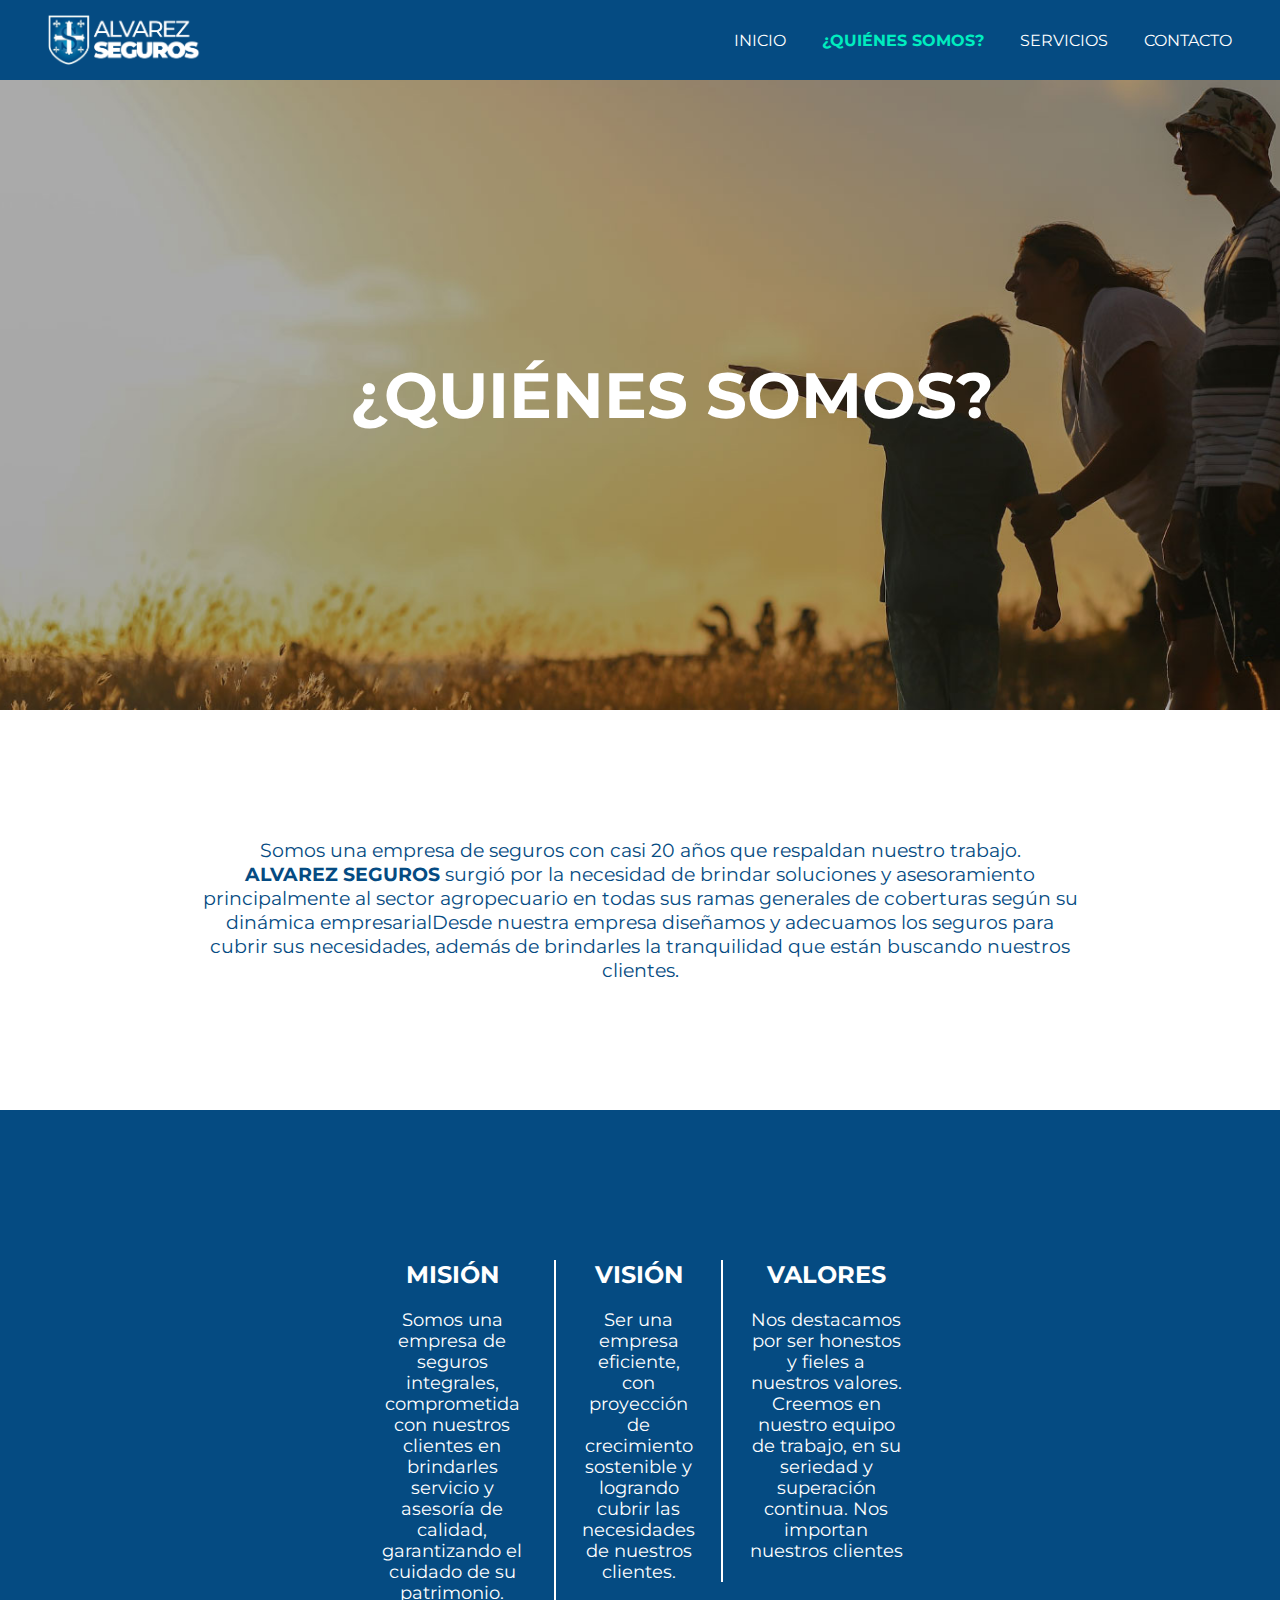
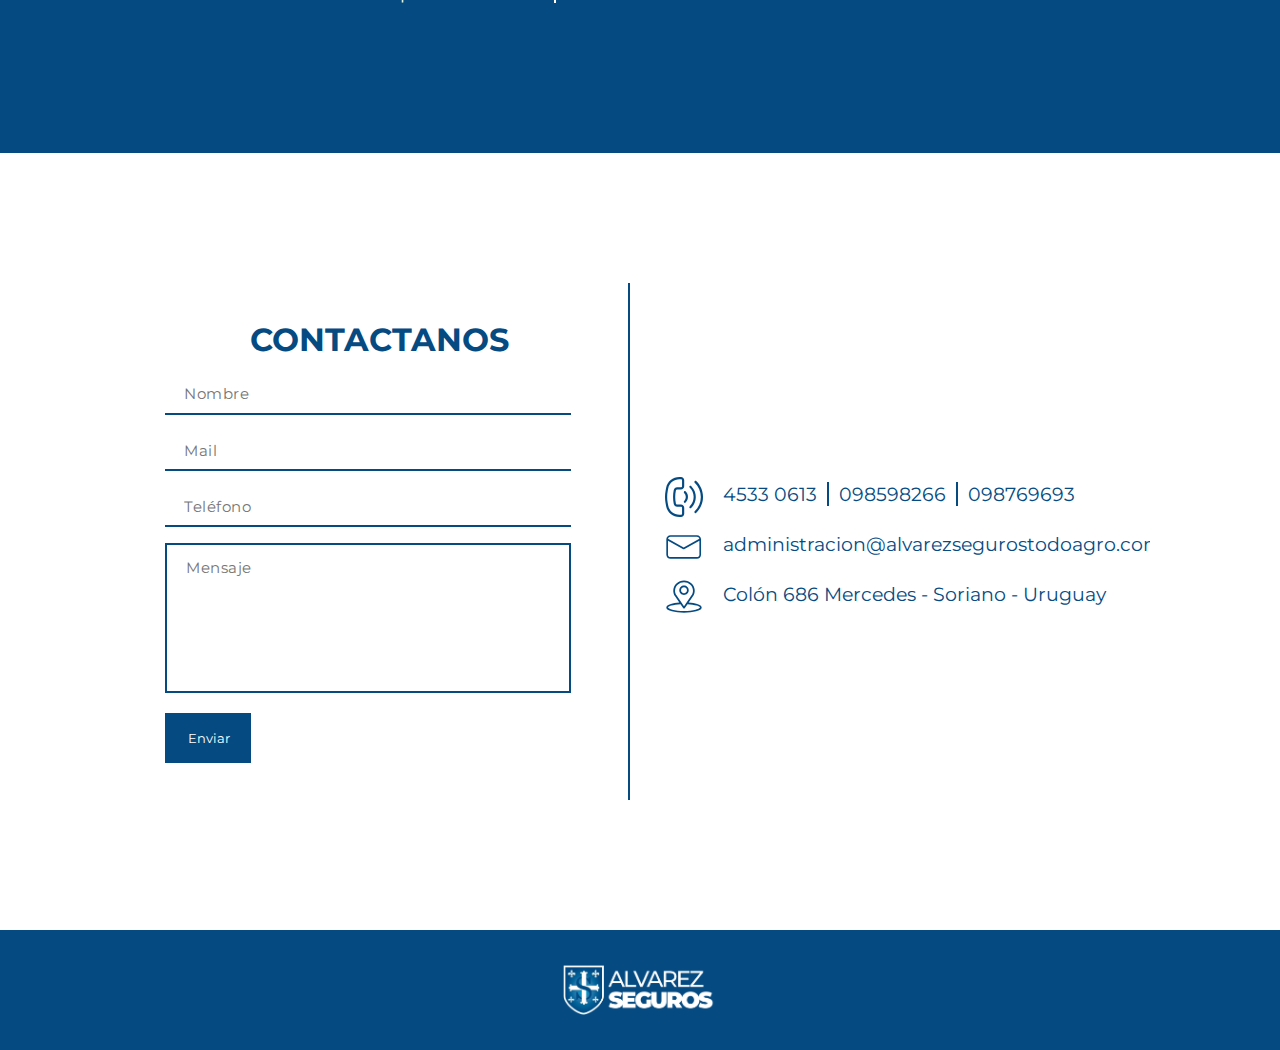
<file: QuienesSomos.html>
<!DOCTYPE html>
<html lang="en">
<head>
    <meta charset="UTF-8">
    <meta http-equiv="X-UA-Compatible" content="IE=edge">
    <meta name="viewport" content="width=device-width, initial-scale=1.0">
    <link rel="preconnect" href="https://fonts.googleapis.com">
    <link rel="preconnect" href="https://fonts.gstatic.com" crossorigin>
    <link href="/styles.css" rel="stylesheet" type="text/css">
    <link href="https://fonts.googleapis.com/css2?family=Montserrat:wght@100;200;300;400;500;600;700;800;900&display=swap" rel="stylesheet"> 
    
    
    <title>¿QUIÉNES SOMOS?</title>
</head>

<body>
    <!-- Navbar -->

    <nav class="navbar">
        
        <img src="/src/Logo-text.png"  alt="Logo" class="navbar__logo">
       

       <div class="navbar__toggle" id="mobile-menu">
           <span class="bar"></span>
           <span class="bar"></span>
           <span class="bar"></span>
       </div>

       <div class="navbar__menu">
        <a href="/index.html" class="navbar__link">INICIO</a>
        <a href="/QuienesSomos.html" class="navbar__link"><span>¿QUIÉNES SOMOS?</span></a>
        <a href="/servicios.html" class="navbar__link">SERVICIOS</a>
        <a href="https://www.alvarezsegurostodoagro.com.uy#contact_anchor" class="navbar__link">CONTACTO</a>
        </div>

     </nav>

  
   <!-- HEADER -->

   <section class="header_section">
    <div class="header__img">
        <img src="/src/AboutUs.jpg" alt="about_us_image"> 
    </div>
    <div class="header__info">
        <div class="header__h1">    
            <h1>¿QUIÉNES SOMOS?</h1>
        </div>
    </div>
</section>
  
  
    <!-- About us -->
 
 <section class="aboutUs_Container">
   
    <div class="aboutUsText">
        <p>Somos una empresa de seguros con casi 20 años que respaldan nuestro trabajo. <span><br>ALVAREZ SEGUROS</span> surgió por la necesidad de brindar soluciones y asesoramiento principalmente al sector agropecuario en todas sus ramas generales de coberturas según su dinámica empresarialDesde nuestra empresa diseñamos y adecuamos los seguros para cubrir sus necesidades, además de brindarles la tranquilidad que están buscando nuestros clientes.</p>
    </div>
       
 </section>

    <!-- Mision, valor -->
 
    <section class="mision_Container">
   
        <div class="misionText">
            <h3 class="misionTitle">Misión</h3>
            <p>Somos una empresa de seguros integrales, comprometida con nuestros clientes en brindarles servicio y asesoría de calidad, garantizando el cuidado de su patrimonio.</p>
        </div>
        <div class="misionText">
            <h3 class="misionTitle">Visión</h3>
            <p>Ser una empresa eficiente, con proyección de crecimiento sostenible y logrando cubrir las necesidades de nuestros clientes. </p>
        </div>
        <div class="misionText">
            <h3 class="misionTitle">Valores</h3>
            <p>Nos destacamos por ser honestos y fieles a nuestros valores.
                Creemos en nuestro equipo de trabajo, en su seriedad y superación continua. Nos importan nuestros clientes</p>
        </div>
           
     </section>
     
 
   <!-- Contactanos-->
 
 
   <div class="container-footer">
        
    <div class="form">
                        

        <div class="contact-form">
        
            <form onsubmit="sendEmail(); reset(); return false; ">
                <h3 class="title__contact">CONTACTANOS</h3>
                
                <div class="input-container focus">
                    <input type="text" id="name" class="input" placeholder="Nombre" required>
                </div>   
                    
                <div class="input-container">
                    <input type="email" id="email" class="input" placeholder="Mail" required>
                </div>   
                
                <div class="input-container">
                    <input type="tel" id="phone" class="input" placeholder="Teléfono" required>
                </div>   
            
                <div class="input-container textarea">
                    <textarea id="message" class="input" placeholder="Mensaje" required></textarea>
                </div>   
                
                <input type="submit" value="Enviar" class="btn-enviar">
                    
            </form> 
                    
        </div>
              
        <div class="contact-info"> 

           <div class="phone_contact">
               <img src="src/Icons/PhIncon.svg" alt="Phone Icon">
               <a href="tel:+59845330613" target="_blank">4533 0613</a>
               <a href="tel:+59898598266" target="_blank"><span>098598266</span> </a>
               <a href="tel:+59898769693" target="_blank">098769693</a>
           </div>

           <div class="mail_contact">
               <img src="src/Icons/MailIncon.svg" alt="Mail Icon">
               <a href="mailto:administracion@alvarezsegurostodoagro.com.uy" target="_blank">administracion@alvarezsegurostodoagro.com.uy</a>
               
           </div>

           <div class="address_contact">
               <img src="src/Icons/LocationIcon.svg" alt="Location Icon">
               <a href="https://www.google.com/maps/dir/-34.9088374,-56.1700368/Alvarez+Seguros/@-34.077306,-58.2198159,8z/data=!3m1!4b1!4m9!4m8!1m1!4e1!1m5!1m1!1s0x95a53f506df96515:0xcc123a8f5c96174c!2m2!1d-58.0289232!2d-33.2565656" class="adress" target="_blank">Colón 686 Mercedes - Soriano - Uruguay</a>
           </div>
               
        </div>
            
    </div>
</div>

 
  <!-- FOOTER-->
  <footer class="footer">
      <div class="footerimage">       
     <img src="/src/Logo-text.png" alt="Logo" class="footer__logo">
     </div>
 </footer>
 
  
 <script src="https://smtpjs.com/v3/smtp.js"></script>
 <script>
     function sendEmail(){
        Email.send({
                    Host : "mail.alvarezsegurostodoagro.com.uy",
                    Username : "administracion@alvarezsegurostodoagro.com",
                    Password : "^PzwTS&nYK=M",
                    To : 'administracion@alvarezsegurostodoagro.com',
                    From : document.getElementById("email").value,
                    Subject : "Nuevo formulario web",
                    Body : "Nombre: " + document.getElementById("name").value 
                    + "<br> Email: " + document.getElementById("email").value
                    + "<br> Teléfono :" + document.getElementById("phone").value
                    + "<br> Mensaje: " + document.getElementById("message").value
                }).then(
                message => alert("¡Mensaje enviado!")
                );
     }
 </script>

<script src="/app.js"></script>
</body>
</html>
</file>
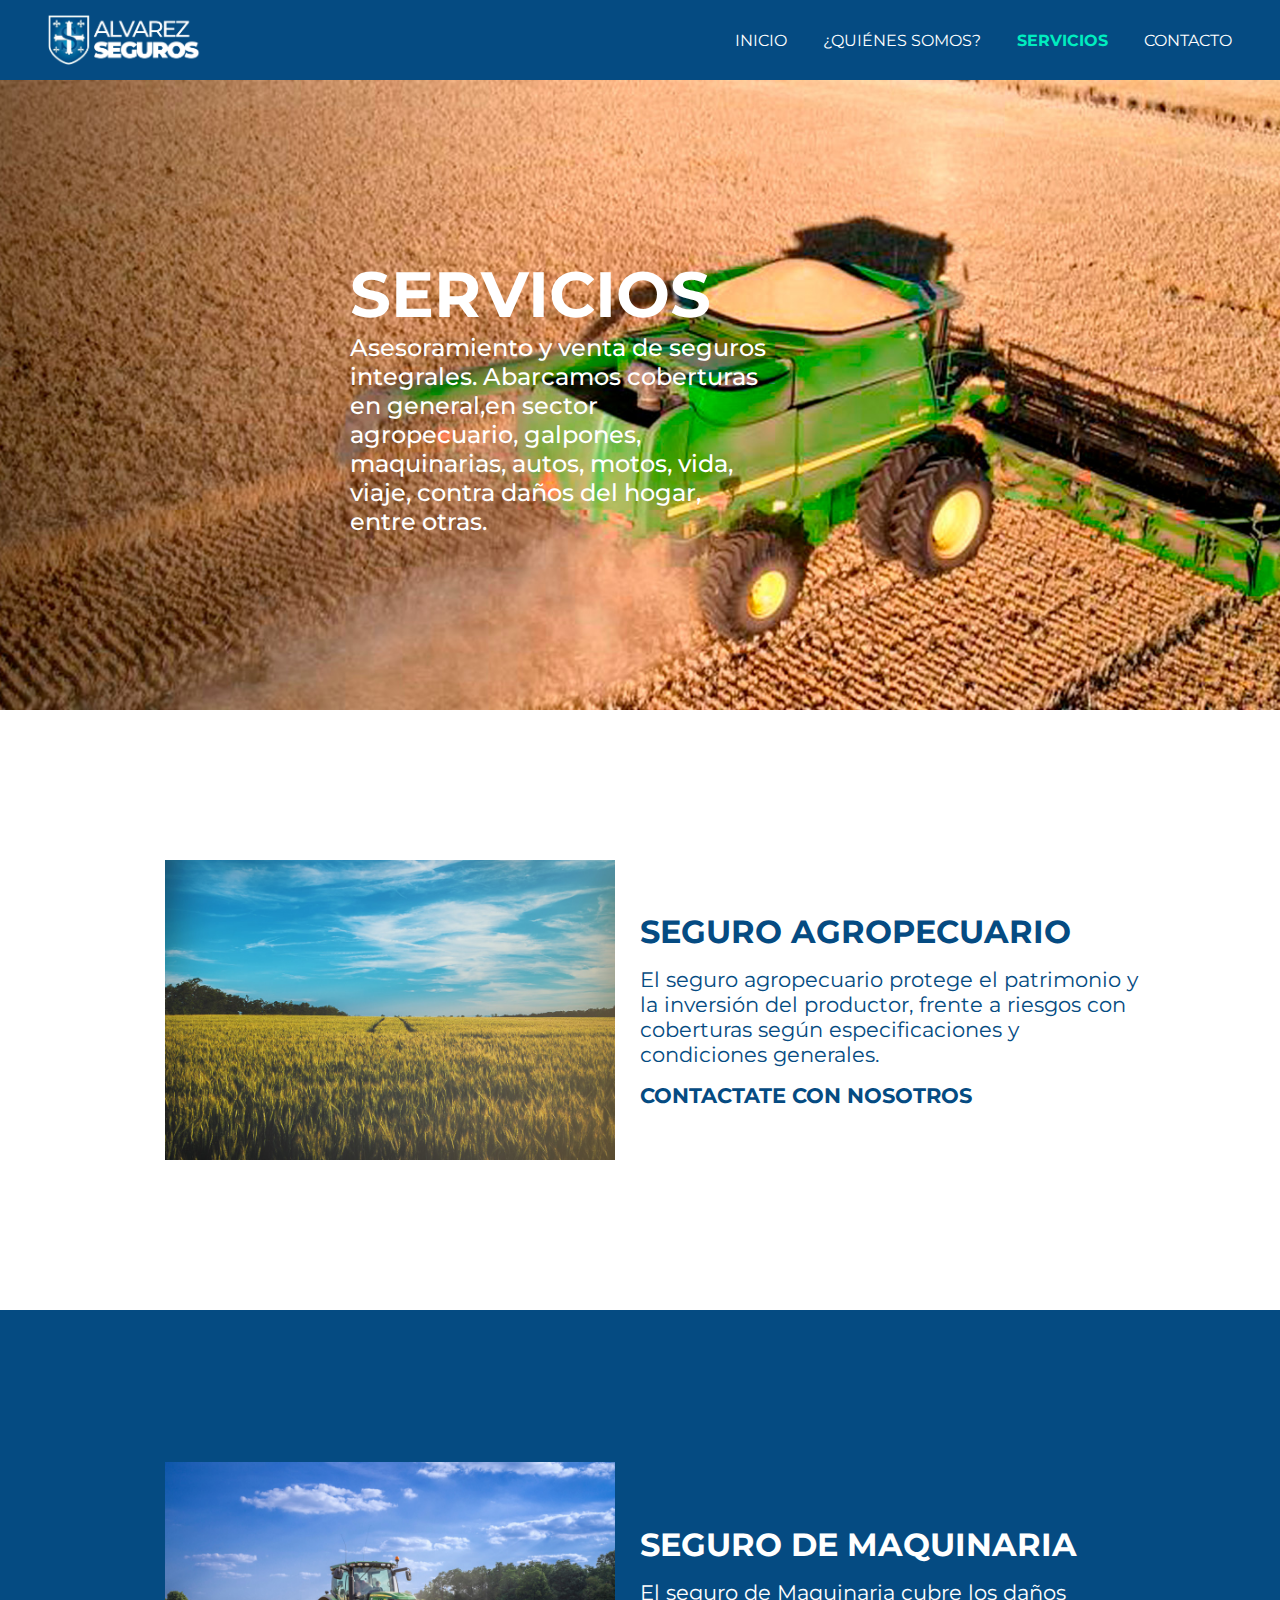
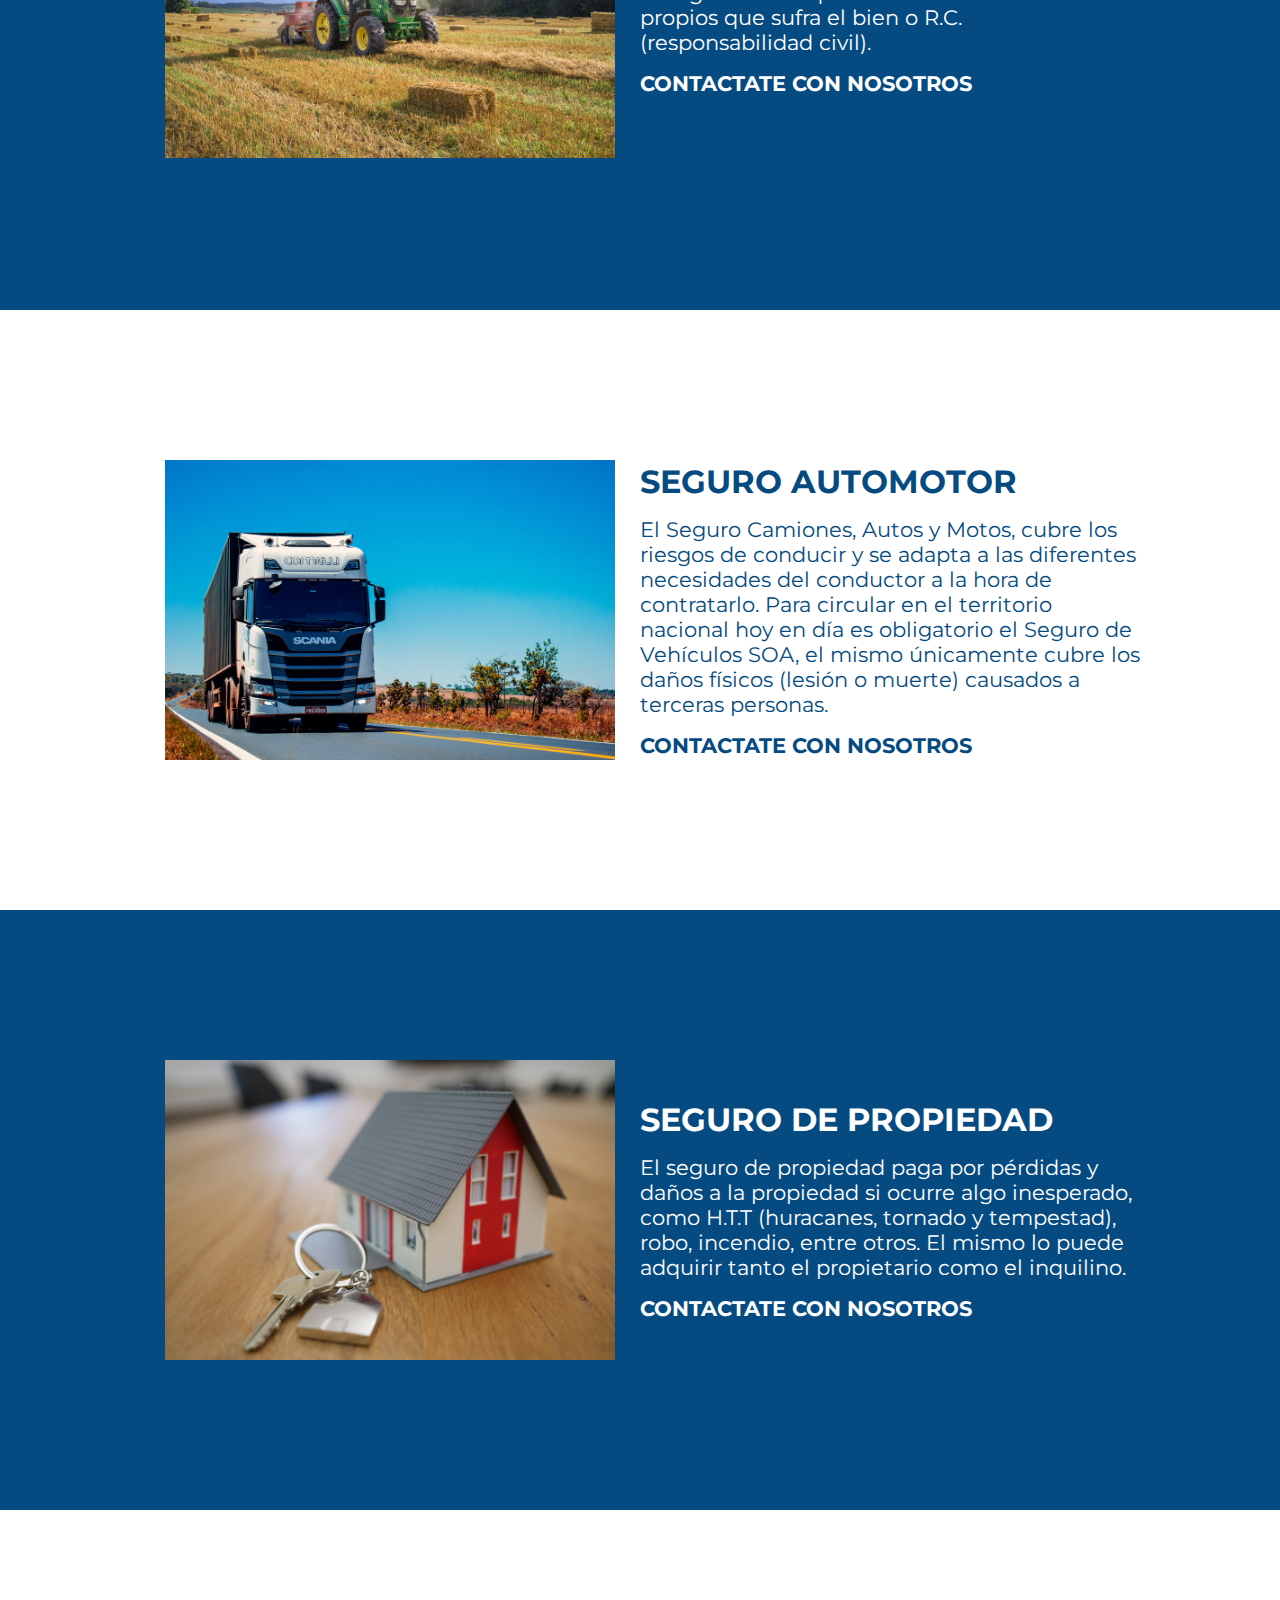
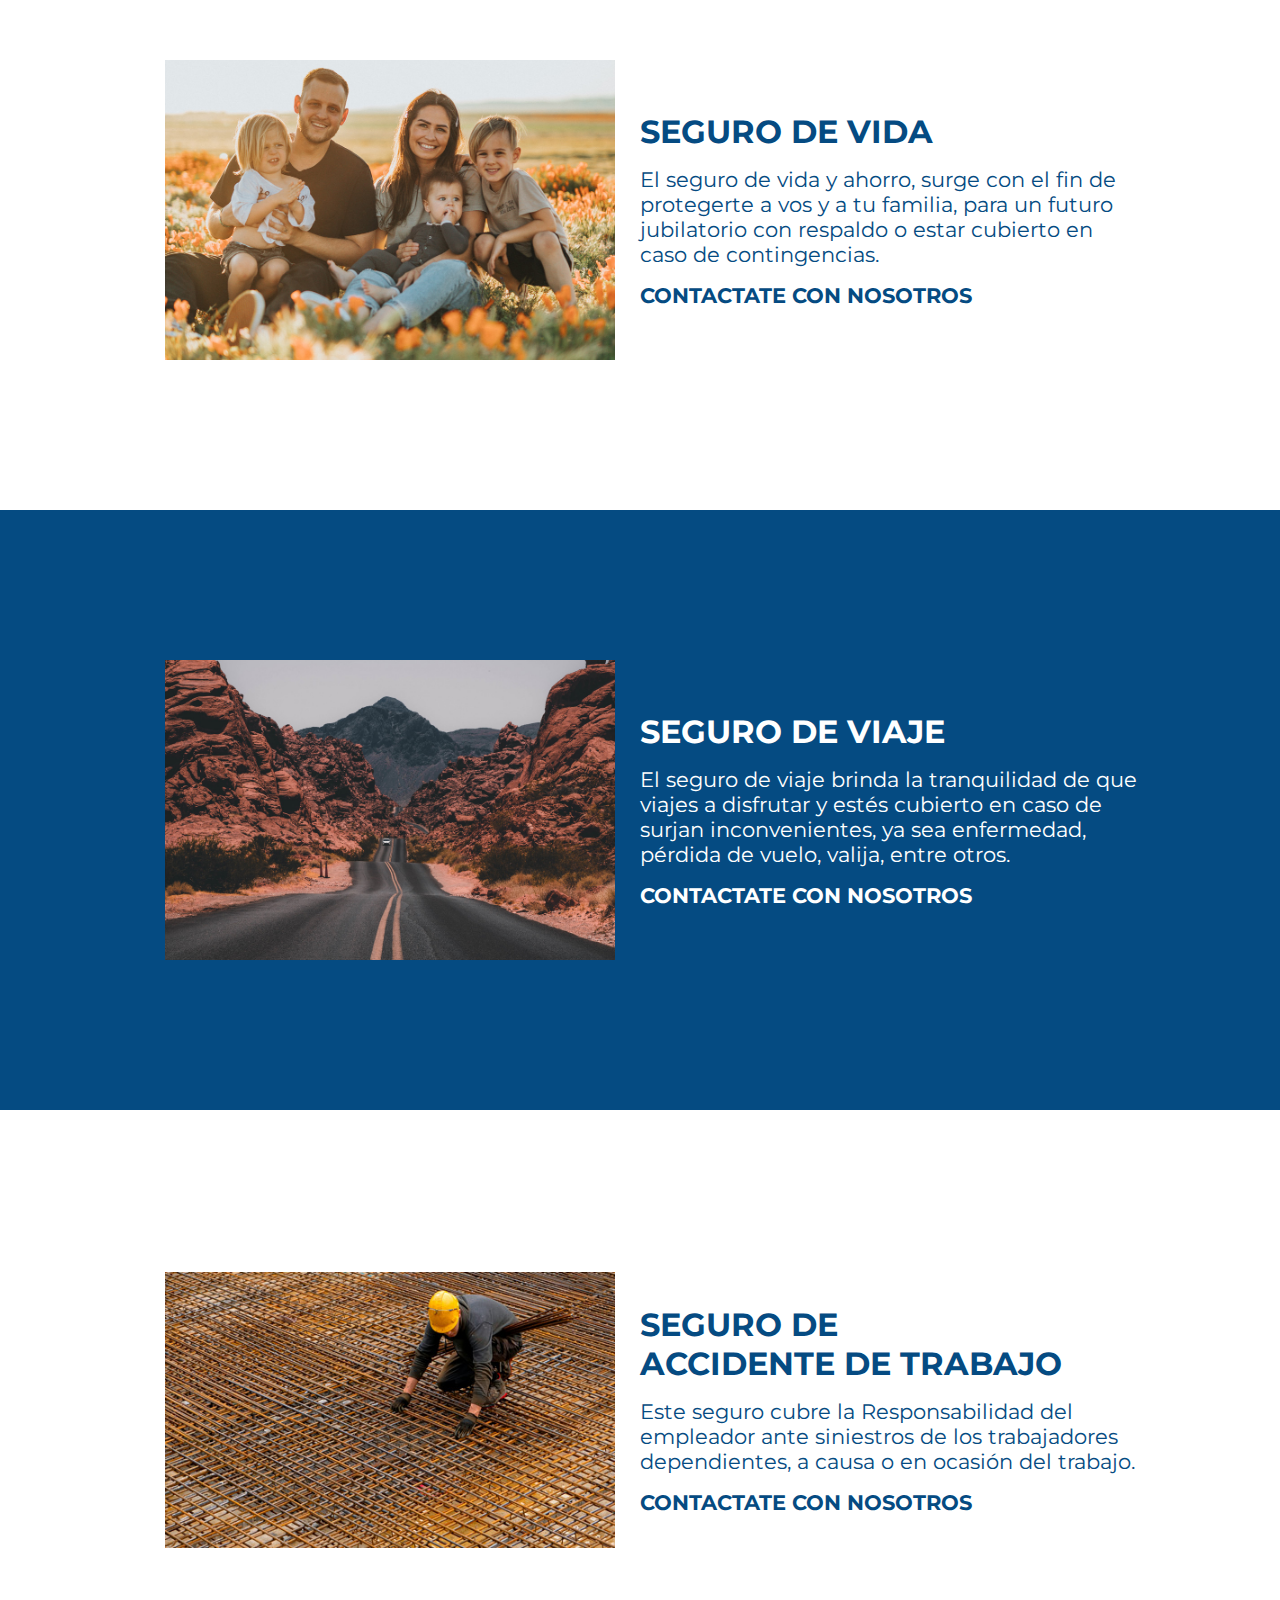
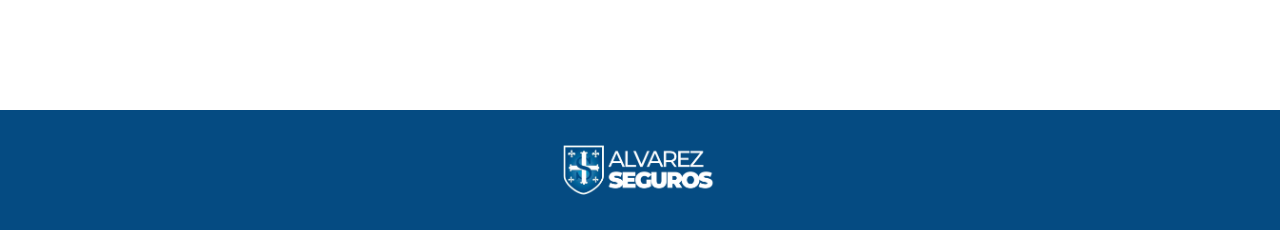
<file: servicios.html>
<!DOCTYPE html>
<html lang="en">
<head>
    <meta charset="UTF-8">
    <meta http-equiv="X-UA-Compatible" content="IE=edge">
    <meta name="viewport" content="width=device-width, initial-scale=1.0">
    <link rel="preconnect" href="https://fonts.googleapis.com">
    <link rel="preconnect" href="https://fonts.gstatic.com" crossorigin>
    <link href="/styles.css" rel="stylesheet" type="text/css">
    <link href="https://fonts.googleapis.com/css2?family=Montserrat:wght@100;200;300;400;500;600;700;800;900&display=swap" rel="stylesheet"> 
    
    
    <title>¿QUIÉNES SOMOS?</title>
</head>

<body>
    <!-- Navbar -->

    <nav class="navbar">
        
        <img src="/src/Logo-text.png"  alt="Logo" class="navbar__logo">
       

       <div class="navbar__toggle" id="mobile-menu">
           <span class="bar"></span>
           <span class="bar"></span>
           <span class="bar"></span>
       </div>

       <div class="navbar__menu">
        <a href="/index.html" class="navbar__link">INICIO</a>
        <a href="/QuienesSomos.html" class="navbar__link">¿QUIÉNES SOMOS?</a>
        <a href="/servicios.html" class="navbar__link"><span>SERVICIOS</span></a>
        <a href="https://www.alvarezsegurostodoagro.com.uy#contact_anchor" class="navbar__link">CONTACTO</a>
        </div>

     </nav>

  
   <!-- HEADER -->

<section class="header_section">
    <div class="header__img header__img1">
        <img src="/src/Services.jpg" alt="about_us_image"> 
    </div>
    <div class="header__img2">
        <img src="/src/ServiciosMobile.jpg" alt="about_us_image2"> 
    </div>
    <div class="header__info">
        <div class="header__h1">    
            <h1>SERVICIOS</h1>
        </div>

        <div class="header__p">
        <p>Asesoramiento y venta de seguros integrales. Abarcamos coberturas en general,en sector agropecuario, galpones, maquinarias, autos, motos, vida, viaje, contra daños del hogar, entre otras.</p>      
        </div>
    </div>
</section>

<!-- Servicios-->

<section class="services_section">
    <div class="services_container">
        <div class="services_img">
        <img src="/src/seguroAgro.jpg" alt="SEGURO AGROPECUARIO">
        </div>
        <div class="services_text">
            <h3 class="servicesTitle">SEGURO AGROPECUARIO</h3>
            <p>El seguro agropecuario protege el patrimonio y la inversión del productor, frente a riesgos con coberturas según especificaciones y condiciones generales.</p>
            <a href="https://www.alvarezsegurostodoagro.com.uy#contact_anchor" class="">Contactate con nosotros</a>
        </div>
    </div> 
 </section>
 
<section class="services_section2">
    <div class="services_container">
        <div class="services_img">
        <img src="/src/Seguromaquinaria.jpg" alt="SEGURO DE MAQUINARIA">
        </div>
        <div class="services_text2">
            <h3 class="servicesTitle">SEGURO DE MAQUINARIA</h3>
            <p>El seguro de Maquinaria cubre los daños propios que sufra el bien o R.C. (responsabilidad civil).</p>
            <a href="https://www.alvarezsegurostodoagro.com.uy#contact_anchor" class="">Contactate con nosotros</a>
        </div>
    </div> 
 </section>

 
 
<section class="services_section">
    <div class="services_container">
        <div class="services_img">
        <img src="/src/SeguroAutomotor.jpg" alt="SEGURO AUTOMOTOR">
        </div>
        <div class="services_text">
            <h3 class="servicesTitle">SEGURO AUTOMOTOR</h3>
            <p>El Seguro Camiones, Autos y Motos, cubre los riesgos de conducir y se adapta a las diferentes necesidades del conductor a la hora de contratarlo. Para circular en el territorio nacional hoy en día es obligatorio el Seguro de Vehículos SOA, el mismo únicamente cubre los daños físicos (lesión o muerte) causados a terceras personas.</p>
            <a href="https://www.alvarezsegurostodoagro.com.uy#contact_anchor" class="">Contactate con nosotros</a>
        </div>
    </div> 
 </section>

 
<section class="services_section2">
    <div class="services_container">
        <div class="services_img">
        <img src="/src/SeguroPropiedad.jpg" alt="SEGURO DE PROPIEDAD">
        </div>
        <div class="services_text2">
            <h3 class="servicesTitle">SEGURO DE PROPIEDAD</h3>
            <p>El seguro de propiedad paga por pérdidas y daños a la propiedad si ocurre algo inesperado, como H.T.T (huracanes, tornado y tempestad), robo, incendio, entre otros. El mismo lo puede adquirir tanto el propietario como el inquilino.</p>
            <a href="https://www.alvarezsegurostodoagro.com.uy#contact_anchor" class="">Contactate con nosotros</a>
        </div>
    </div> 
 </section>

<section class="services_section">
    <div class="services_container">
        <div class="services_img">
        <img src="/src/SeguroVida.jpg" alt="SEGURO DE VIDA">
        </div>
        <div class="services_text">
            <h3 class="servicesTitle">SEGURO DE VIDA</h3>
            <p>El seguro de vida y ahorro, surge con el fin de protegerte a vos y a tu familia, para un futuro jubilatorio con respaldo o estar cubierto en caso de contingencias.</p>
            <a href="https://www.alvarezsegurostodoagro.com.uy#contact_anchor" class="">Contactate con nosotros</a>
        </div>
    </div> 
 </section>
 
<section class="services_section2">
    <div class="services_container">
        <div class="services_img">
        <img src="/src/seguroViaje.jpg" alt="SEGURO DE VIAJE">
        </div>
        <div class="services_text2">
            <h3 class="servicesTitle">SEGURO DE VIAJE</h3>
            <p>El seguro de viaje brinda la tranquilidad de que viajes a disfrutar y estés cubierto en caso de surjan inconvenientes, ya sea enfermedad, pérdida de vuelo, valija, entre otros.</p>
            <a href="https://www.alvarezsegurostodoagro.com.uy#contact_anchor" class="">Contactate con nosotros</a>
        </div>
    </div> 
 </section>
  
 
<section class="services_section">
    <div class="services_container">
        <div class="services_img">
        <img src="/src/SeguroTrabajo.jpg" alt="SEGURO DE ACCIDENTE DE TRABAJO">
        </div>
        <div class="services_text">
            <h3 class="servicesTitle">SEGURO DE <br>ACCIDENTE DE TRABAJO</h3>
            <p>Este seguro cubre la Responsabilidad del empleador ante siniestros de los trabajadores dependientes, a causa o en ocasión del trabajo.</p>
            <a href="https://www.alvarezsegurostodoagro.com.uy#contact_anchor" class="">Contactate con nosotros</a>
        </div>
    </div> 
 </section>
 

 

 
 <!-- FOOTER-->
 <footer class="footer">
    <div class="footerimage">       
   <img src="/src/Logo-text.png" alt="Logo" class="footer__logo">
   </div>
</footer>

  

<script src="/app.js"></script>
</body>
</html>
</file>
<file: styles.css>
:root{
    --primary: #054B82;
    --secondary: #00EDBF;
    --white:#FFFF;
    
}

*{ box-sizing: border-box;
    margin: 0;
    padding: 0;
    font-family: 'Montserrat', sans-serif;

}

.navbar{
    z-index: 999;
    background: var(--primary);
    height: 80px;
    /*padding: 0.5rem calc((100vw- 1200px)/2); */
    display: flex;
    justify-content: space-between;
    align-items: center;
    position: relative;
}

.navbar__logo{
    height: 50px;
    padding-left: 3rem;

}

.navbar__menu span{
 font-weight: bold;
 color: var(--secondary);
}

.navbar__link{

    text-decoration: none;
    color: var(--white);
    padding: 1rem;
    text-align: center;
}

.navbar__link:nth-child(4){
    padding-right:  3rem;
}

.navbar__link:hover{
    color: var(--secondary);
    
}




@media screen and (max-width:768px){

    .navbar__menu{
        position: absolute;
        top: -1000px;

    }

    .navbar__menu.active{
        position:fixed;
        display: flex;
        flex-direction: column;
        justify-content: center;
        align-items: center;
        width: 100%;
        height: 100vh;
        top: 0;
        background-color: var(--primary);
      
      
        
    }

    .navbar__link{
        display: flex;
        justify-content: center;
        align-items: center;
        font-size: 2rem;
   

    } 
/*
    .navbar__link:nth-child(1){
       margin-top: 150px;
    }*/
    .navbar__link:nth-child(4){
        padding-right:  1rem;
    }


    .navbar__logo{
        padding-left: 2rem;
        z-index: 1000;
        
    }


    .navbar__toggle .bar{
        width: 25px;
        height:3px;
        margin: 5px auto;
        transition: all 0.3s ease-in-out;
        background: var(--white);
        display: block;
        cursor: pointer;
        
}

    #mobile-menu{
        z-index: 1;
        position: absolute;
        top: 30%;
        right: 8%;
    }

    #mobile-menu.is-active .bar:nth-child(1){
        transform: translateY(8px) rotate(45deg);
    }

    #mobile-menu.is-active .bar:nth-child(2){
        opacity: 0;
    }

    #mobile-menu.is-active .bar:nth-child(3){
        transform: translateY(-8px) rotate(-45deg);
    }

}

/* Video*/
    .video__desktop {
        width: 100%;
        height: 92vh;
        object-fit: cover;
    }

    .video__mobile {
      display: none;
    }

    @media screen and (max-width:768px){
        .video__mobile {
            display: block;
            width: 100%;
            height: 95vh;
            object-fit: cover;
        }

        .video__desktop {
           display: none;
        }
    }

/* Servicios */ 

.cards__section{
    width: 100%;
    height: 1000px;
    margin-top: 100px;
    margin-bottom: 100px;
    display: flex;
    justify-content: center;
    align-content: center;



}

.tittle{
    font-weight: bold;
    font-size: 2rem;
    color: var(--primary);
    display: flex;
    justify-content: center;
    margin-top: 100px;
   
   

}
.wrapper{
    display: grid;
    grid-template-columns:repeat(3,1fr);
  
    gap: 2rem;
 
}



.card  {
    width: 300px;
    height: 300px;
    overflow: hidden;
    position: relative;
    display: flex;

  
    justify-content: center;
    align-items: center;
    transition: 1s ease-in-out;
    background-color: black;
   
}

.card:last-child{
    background-color: #054B82;
    display: grid;
    grid-column: 2/4;
    width: auto;

    
}

#cardinfo2 {
    position: absolute;
    display: flex;
    padding:  2rem;
    flex-direction: column;
    justify-content: start;
    margin: 12px;

}

#cardinfo2 h3{

    display: flex;
    width: 100%;
    padding-bottom: 30px;
    margin:  -10px;
    font-size: 1.5REM;
   
}

#cardinfo2 p{
    color: var(--white);
    display: flex;
    width: 100%;
    margin-top: 25px;
    text-align: center;
    font-size: 1.3rem;
}
#cardinfo2 a{
   color: var(--secondary);
   transform: translateX(0);
   display: flex;
   margin-top: 20px;
   font-weight: bold;
    font-size: 1.1rem;
   text-align: center;

}
#cardinfo2 a:hover{
    font-size: 1.2rem;
}


.card img{
    transition: 0.5s ease-in-out;
    object-fit: cover;
    width: 100%;
    height: 100%;
    position: absolute;
    opacity: 0.8;

}

.card img:hover{
    width: 120%;
    height: 120%;
    opacity: 0.5;
}
.card__info{
    position: absolute; 
    display: flex;
    flex-direction: column;
    justify-content: center;
    align-items: center;
  
  
}

.card__info h3{
    position: absolute; 
    display: flex;
    flex-direction: column;
    justify-content: center;
    align-items: center;
    text-align: center;
   
    color: var(--white)
}

.card__info a{
    color: var(--white);
    font-size: 2rem;
    text-decoration: none;  
    transform: translateY(110px);
    transition: 0.5s ease-in-out;
    
}


.card__info a:hover{
 
    font-weight: bold;
}

.card_mobile{
    display: none;
}


@media screen and (max-width:768px){

    .cards__section{
        display: none;
    }
    
    .card_mobile{

        display: flex;
        flex-direction: column;    
        width: 100%;
        padding: 25px 25px;
        margin-bottom:  60px;
       
    }

    
    .card_mobile p{
        
        text-align: center;
        font-size: 24px
    }
    
    .card_mobile a{
        text-decoration: none;
        color: var(--primary);
        transform: translateX(0);
        display: flex;
        margin-top: 40px;
        font-weight: bold;
         font-size: 1.3rem;
        text-align: center;
    }
  
 

}

/*SOBRE NOSOTROS*/
    
    .about_us{
        display: flex;
        flex-direction: column;  
        justify-content: center;
        
        width: 100%;
        padding: 25px 200px;

        background-color: var(--primary);
    
    }

    .about_us h2{
        color: white;

    }
    .about_us p{
        margin-top: 40px;
        text-align: center;
        font-size: 24px;
        color: white
    }

    .about_us a{
        text-decoration: none;
        color: var(--secondary);
        transform: translateX(0);
        display: flex;
        justify-content: center;
        text-align: center;
        margin-top: 40px;
        font-weight: bold;
        font-size: 1.3rem;
        padding-bottom: 100px;
        transition: 0.5s ease-in-out;
    
    }

    .about_us a:hover{
        font-size: 1.6rem;
    }

    .about_us span{
        font-weight: bold;

    }



@media screen and (max-width:768px){
    .about_us{
        padding: 25px 25px;
    }
   
}


/*CONTACTANOS*/

.container-footer{
    position: relative;
    width: 100%;
    min-height:80vh;
    
    padding: 130px;
    overflow: hidden;
    display: flex;
    justify-content: center;
    align-items: center;
    align-content: center;
  

}

.form{
    width: 100%;
    background-color: #fff ;

    /*box-shadow: 0 0 20px 1px rgb(0, 0, 0, 0.1);*/
   
    overflow: hidden;
    display: grid;
    grid-template-columns: repeat(2, 1fr);
}

.contact-form{
    border-right: #054B82 solid 2px;
    position: relative;
    padding: 2.3rem 2.2rem;
    min-width: 500px;
     
}

.title__contact{
    font-size: 2rem;
    color: var(--primary);
    text-align: center;
}




.title-form{
    color: #fff;
    font-weight: 700;
    font-size: 1.5rem;
    line-height: 1;
    margin-bottom: 0.7rem;
  
}

.input-container{
    position: relative;
    margin: 1rem 0;
}

.input{
    width: 95%;
    outline: 0;
    border-width: 0 0 2px;
    border-color: var(--primary);

    padding: 0.6rem 1.2rem;
    color:var(--primary);
    font-weight: normal;
    font-size: 0.95rem;
    letter-spacing: 0.5px;
    transition:0.3s;
}


textarea.input{
    
    padding: 0.8rem 1.2rem;
    min-height: 150px;
    border-width: 2px 2px 2px;
    resize: none;
    
    overflow-y: auto;
}


.btn-enviar{
    padding: 0.6rem 1.3rem;
    background-color: var(--primary);
    border: #054B82 solid 2px;
    color: var(--white);
    line-height: 2;
    width: 20%;
    
    outline: none;
    cursor: pointer;
    transition: 0.3s;
    margin: 0;

}
.btn-enviar:hover{
    background-color: transparent;
    color:var(--primary)
}


.contact-info{
    padding: 2.3rem 2.2rem;
    position: relative;
    display: flex;
    flex-direction: column;
    justify-content: center;
}

.phone_contact, .mail_contact, .address_contact {
    display: flex;
    align-content: center;
    padding-top: 10px;


   
 
}

.phone_contact span{
    border-left: 2px solid var(--primary);
    border-right: 2px solid var(--primary);
    padding: 0px 10px;
}

.contact-info a {
   
    text-decoration: none;
    color: var(--primary);
    font-size: 1.2rem;
    transition: 0.5s ease-in-out;
    padding-top: 5px;
    padding-right: 10px;
}




.contact-info a:hover{
    font-size: 1.3rem;
    font-weight: bold;
}


.contact-info img {
    height: 40px;
    padding-right: 20px;
}
@media (max-width: 900px) {
    .form{
    display: flex;
     flex-direction: column;
     justify-items: center;
    
    }

    .container-footer{
        max-width: 100%;
        padding: 0px;
       
    }

    .input-container{
        max-width: 100%;

    }

    .title__contact{
        font-size: 2rem;
        color: var(--primary);
        text-align: center;
    }
    .contact-form{
        width: 100%;
        border: none;
        min-width: 0px;
    }

    .input{
        width: 100%;
    
    }

    
.btn-enviar{   
    width: 100%;
    
}
    .contact-info{
        display: flex;
        flex-direction: column;
        justify-content: center;
        min-width: 0px; 
        width: 100%;
        border: none;
    }

    .phone_contact {
        display: flex;
        flex-direction:column;
        justify-content: center;
        padding-bottom: 20px;
        font-size: 1rem;
    }

    .phone_contact a{
        display: flex;
        flex-direction: row;
        justify-content: center;
        align-self: center;
        align-content: center;
        font-size: 1.4rem;
        padding: 10px 0px;
    }

    .phone_contact img{
        margin: 0;
        padding: 0;
    }

    
.phone_contact span{
    border: none;
    }
    .mail_contact {
        display: flex;
        flex-direction: column;
        justify-content: center;
        padding-bottom: 20px;
        font-size: 1rem;
    }

    .mail_contact a{
        display: flex;
        flex-direction: column;
        justify-content: center;
        align-self: center;
        align-content: center;
        font-size: 0.9rem;
    }

    .mail_contact img{
        margin: 0;
        padding: 0;
    }

    .address_contact {
        display: flex;
        flex-direction: column;
        justify-content: center;
        padding-bottom: 20px;
        font-size: 1rem;
    }

    .address_contact a{
        display: flex;
        flex-direction: column;
        justify-content: center;
        align-self: center;
        align-content: center;
        font-size: 1rem;
    }

    .address_contact img{
        margin: 0;
        padding: 0;
    }
    




}


/*FOOTER*/

.footer{
    background: var(--primary);
    height: 120px;
   
    display: flex;
    justify-content: space-between;
    align-items: center;
    position: relative;
}

.footerimage{
    width: 100%;
    display: flex;
    justify-content: center;
    align-items: center;
}
.footer__logo{
    height: 50px;
  
}

/*Quienes SOMOS html */
/*header*/

.header_section{
  
    width: 100%;
    display: flex;
    flex-direction: column;
}

.header__info{
    position: absolute;
    width: 100%;
    height: 70vh;
    display: flex;
    flex-direction: column;
    justify-content: center;
  

}
.header__img{
    width: 100%;
    display: flex;
    justify-content: flex-start;
    align-items: center;
    object-fit: cover;
}

.header__img img{
    width: 100%;
    height: 70vh;
    object-fit: cover;
}

.header__img2{
    display: none;
   }
.header__h1 {
    
    color: var(--white);
    font-size: 2rem;
    padding-left: 350px;

}

.header__p {
    width: 60%;
    padding-left: 350px;
    color: var(--white);
    font-size: 1.5rem;
    font-weight: 500;
    
}



@media (max-width: 900px){
    
    .header__info{
 transform: translateY(-100px);
    }
    .header__img1{
        display: none;
    }
    

    .header__img2{
        width: 100%;
        
        display: flex;
        justify-content: flex-start;
        
        }

            
    .header__img2 img{
        width: 100%;
        height: 90vh;
        object-fit: cover;
    }

    .header__h1 {
           padding-top: 70px;
        color: var(--white);
        font-size: 2rem;
        padding-left: 25px;
    
    } 
    
.header__p {
    width: 80%;
    padding-left: 25px;
    color: var(--white);
    font-size: 1.2rem;
    font-weight: 500;
    
}
}
/*texto intro*/

.aboutUs_Container{
    width: 100%;
    display: flex;
    justify-content:center;
    align-items: center;
    min-height: 400px;
    padding: 0px 200px;
 
}

.aboutUsText {
    display: flex;
    justify-content:center;
    text-align: center;
    font-size: 1.2rem;
    color: var(--primary);
}

.aboutUsText span{
    font-weight: bold;
}


@media (max-width: 900px){
   
.aboutUs_Container{
 
    min-height: 400px;
    padding: 0px 25px;
 
}

.aboutUsText {
    display: flex;
    justify-content:center;
    text-align: center;
    font-size: 1.1rem;
    
}
}

/*mision section*/

.mision_Container{
    width: 100%;
    display: flex;
    justify-content:center;
    align-items: baseline;
    padding: 150px 350px;
    background-color: var(--primary);
}

.misionText {  

    border-right: 2px solid var(--white);
    min-height: 150px;
    padding: 0px 25px;
}
.misionText h3{

    font-weight: bold;
    font-size: 1.5rem;
    color: #fff;
    text-align: center;
    text-transform: uppercase;
    padding-bottom: 20px;
}
.misionText:last-child{
    border-right: none;
}
.misionText p {
    color: var(--white);
    text-align: center;
    font-size: 1.1rem;
}


@media (max-width: 900px){

    .mision_Container{
        width: 100%;
        display: flex;
        flex-direction: column;
        justify-content:center;
        align-items: baseline;
        padding: 50px 25px;
        background-color: var(--primary);
    }
    
    .misionText {  

    border-bottom: 2px solid var(--white);
    border-right:none;
    min-height: 150px;
    padding: 25px;
    }

    .misionText:first-child {  

        border-bottom: 2px solid var(--white);
        border-right:none;
        min-height: 150px;
        padding: 0px 25px 25px 25px;
        }
    
    .misionText:last-child {  

        border-bottom:none;
        border-right:none;
        
        }
}

/* Section Services*/

.services_section{
    width: 100%;
    height: 600px;
    display: flex;
    
}

.services_section2{
    width: 100%;
    height: 600px;
    display: flex;
    background-color: var(--primary);
    
}

.services_container{
    width: 100%;
    display: flex;
    justify-content: center;
    align-items: center;

}
.services_img {

    display: flex;
    justify-content: center;
    width: 500px;
    height: 300px;
    overflow: hidden;

}
.services_img img{
  
    width: 90%;
 
    object-fit: contain;
    display: flex;
    justify-content: center;
    align-items: center;
    align-content: center;
    align-self: center;
   
}


.services_text{

    display: flex;
    flex-direction: column;
    
}


.services_text h3 {
    text-decoration: none;
    text-transform: uppercase ;
    color: var(--primary);
    font-weight: bold;
    font-size: 2rem;
}
.services_text p {
    max-width: 500px;
    color: var(--primary);
    font-size: 1.3rem;
    padding: 16px 0px;

}

.services_text a {
    text-decoration: none;
    text-transform: uppercase ;
    color: var(--primary);
    font-weight: bold;
    font-size: 1.3rem;
    transition: 0.5s ease-in-out;
    
}

.services_text a:hover {
    text-decoration: none;
    text-transform: uppercase ;
    color: var(--primary);
    font-weight: bold;
    font-size: 1.4rem;
    
}


.services_text2{

    display: flex;
    flex-direction: column;
    
}


.services_text2 h3 {
    text-decoration: none;
    text-transform: uppercase ;
    color: var(--white);
    font-weight: bold;
    font-size: 2rem;
}
.services_text2 p {
    max-width: 500px;
    color: var(--white);
    font-size: 1.3rem;
    padding: 16px 0px;

}

.services_text2 a {
    text-decoration: none;
    text-transform: uppercase ;
    color: var(--white);
    font-weight: bold;
    font-size: 1.3rem;
    transition: 0.5s ease-in-out;
    
}

.services_text2 a:hover {
    text-decoration: none;
    text-transform: uppercase ;
    color: var(--white);
    font-weight: bold;
    font-size: 1.4rem;
    
}
@media (max-width: 900px){
 
.services_section{
    width: 100%;
    height: auto;
    display: flex;
    justify-content: center;
    margin: 0px 0px;
    
}

.services_section2{
    width: 100%;
    height: auto;
    display: flex;
    justify-content: center;
    margin: 50px 0px;
    background-color: var(--primary);
    
}

    .services_container{
       
        width: 100%;
        display: flex;
        flex-direction: column;
        align-items: center;
    
    }
    .services_img{
        padding: 25px 0px;
        width: 400px;
      
        overflow: hidden;
    }
    .services_img img{
        height: auto;
        width: 90%;
    }
    
    .services_text{
    
        display: flex;
        flex-direction: column;
        padding: 0px 24px;
        
    }
    
    
    .services_text h3 {
       
        font-size: 1.5rem;
        text-align: center;
    }
    .services_text p {
    
        padding: 16px 0px;
        text-align: center;
    
    }
    
    .services_text a {
      
        font-size: 1rem;
        transition: 0.5s ease-in-out;
        text-align: center;
        padding-bottom: 25px ;
        
    }
    
    .services_text a:hover {
        font-size: 1.2rem;
        text-align: center;
        padding-bottom: 25px ;
        
    }
        
    .services_container2{
        width: 100%;
        display: flex;
        flex-direction: column;
        justify-content: center;
        align-items: center;
    
    }
    .services_img2{
        padding: 50px 0px;
        width: 400px;
      
        overflow: hidden;

    }
    .services_img2 img{
        width: 90%;
     
    }
    
    .services_text2{
    
        display: flex;
        flex-direction: column;
        padding: 0px 24px;
        
    }
    
    
    .services_text2 h3 {
       
        font-size: 1.5rem;
        text-align: center;
    }
    .services_text2 p {
    
        padding: 16px 0px;
        text-align: center;
    
    }
    
    .services_text2 a {
      
        font-size: 1rem;
        transition: 0.5s ease-in-out;
        text-align: center;
        padding-bottom: 25px ;
        
    }
    
    .services_text2 a:hover {
        font-size: 1.2rem;
        text-align: center;
        padding-bottom: 25px ;
        
    }
}
</file>
